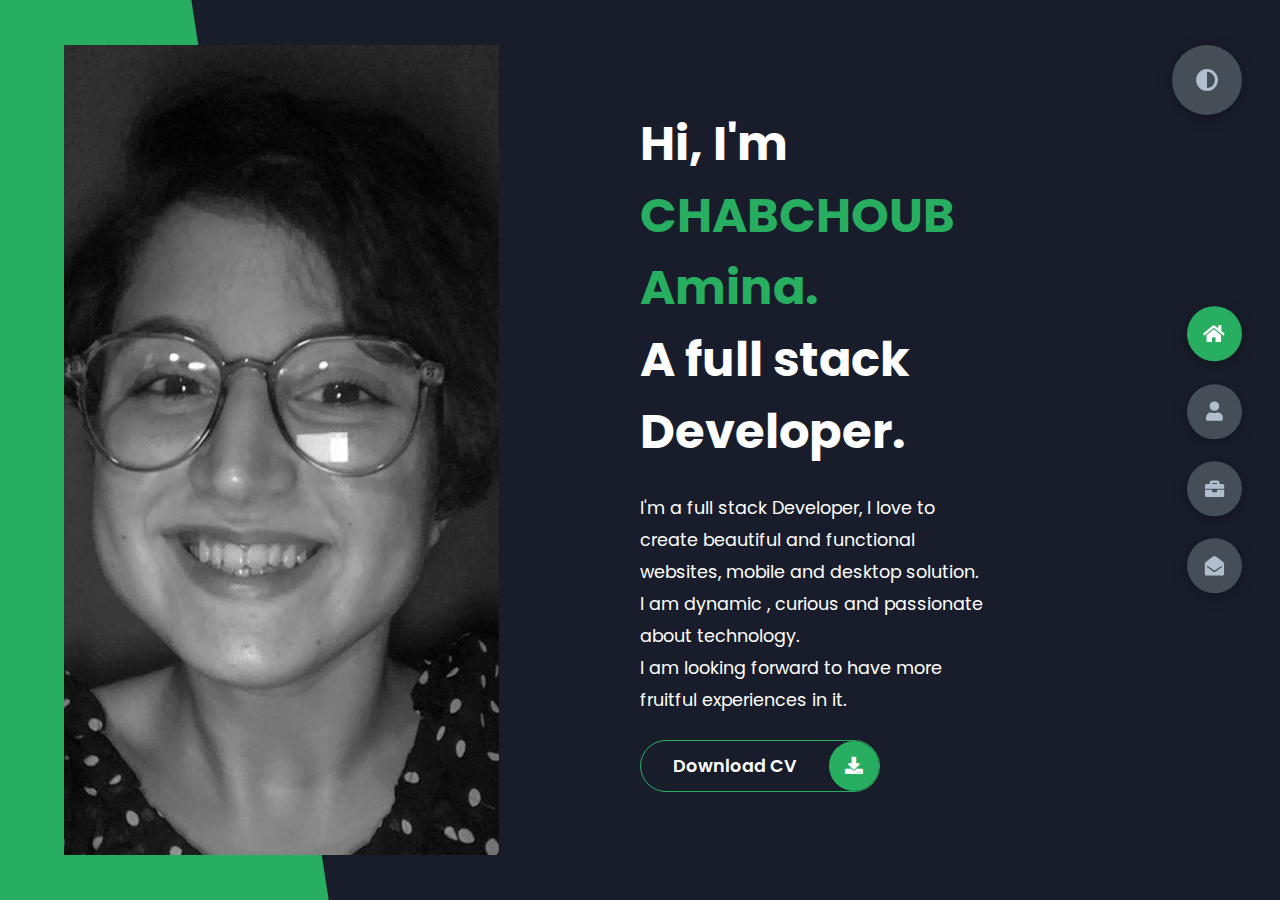
<file: index.html>
<!DOCTYPE html>
<html lang="en">
<head>
    <meta charset="UTF-8">
    <meta http-equiv="X-UA-Compatible" content="IE=edge">
    <meta name="viewport" content="width=device-width, initial-scale=1.0">
    <title>Portfolio</title>
    <link rel="stylesheet" href="styles/styles.css">
    <link rel="preconnect" href="https://fonts.googleapis.com">
    <link rel="preconnect" href="https://fonts.gstatic.com" crossorigin>
    <link rel="stylesheet" href="https://cdnjs.cloudflare.com/ajax/libs/font-awesome/5.15.4/css/all.min.css" integrity="sha512-1ycn6IcaQQ40/MKBW2W4Rhis/DbILU74C1vSrLJxCq57o941Ym01SwNsOMqvEBFlcgUa6xLiPY/NS5R+E6ztJQ==" crossorigin="anonymous" referrerpolicy="no-referrer" />
    <link href="https://fonts.googleapis.com/css2?family=Poppins:wght@400;500;600;700;800&display=swap" rel="stylesheet">
</head>
<body class="main-content">
    <header class="section sec1 header active" id="home">
        <div class="header-content">
            <div class="left-header">
                <div class="h-shape"></div>
                <div class="image">
                    <img src="img/me7.jpg" alt="">
                </div>
            </div>
            <div class="right-header">
                <h1 class="name">
                    Hi, I'm <span>CHABCHOUB Amina.</span> <br>
                    A full stack Developer.
                </h1>
                <p>
                    I'm a full stack Developer, I love to create beautiful and functional websites, mobile and desktop solution. <br>
                    I am dynamic , curious and passionate about technology. <br>
                    I am looking forward to have more fruitful experiences in it.

                </p>
                <div class="btn-con">
                    <a class="main-btn"  href="./pdf/cvaminachabchoub.pdf" download>
                        <span class="btn-text" >Download CV</span>
                        <span class="btn-icon"><i class="fas fa-download"></i></span>
                    </a>
                </div>
            </div>
        </div>
    </header>
    <main>
        <section class="section sec2 about" id="about">
            <div class="main-title">
                <h2>About <span>me</span><span class="bg-text">my stats</span></h2>
            </div>
            <div class="about-container">
                <div class="left-about">
                    <h4>Information About me</h4>
                    <p>
                        Graduate in fundamental license in computer science applied to management Faculty of economics and management of sfax (FSEGS). <br />  
                        Engineering student at The Private Higher School of Engineering and Technology (Esprit),specialized in software engineering. <br>
                        I am a hard-working and serious employee.
                    </p>
                    <div class="btn-con">
                        <a class="main-btn"  href="./pdf/cvaminachabchoub.pdf" download>
                            <span class="btn-text">Download CV</span>
                            <span class="btn-icon"><i class="fas fa-download"></i></span>
                        </a>
                    </div>
                </div>
                <div class="right-about">
                    <div class="about-item">
                        <div class="abt-text">
                            <p class="large-text">10+</p>
                            <p class="small-text">Projects <br /> Completed</p>
                        </div>
                    </div>
                    <div class="about-item">
                        <div class="abt-text">
                            <p class="large-text">1+</p>
                            <p class="small-text">Years of <br /> experience</p>
                        </div>
                    </div>
                    <div class="about-item">
                        <div class="abt-text">
                            <p class="large-text">3+</p>
                            <p class="small-text">Happy <br /> Clients</p>
                        </div>
                    </div>
                    <div class="about-item">
                        <div class="abt-text">
                            <p class="large-text">4+</p>
                            <p class="small-text">Customer <br /> reviews</p>
                        </div>
                    </div>
                </div>
            </div>
            <div class="about-stats">
                <h4 class="stat-title">My Skills</h4>
                <div class="progress-bars">
                    <div class="progress-bar">
                        <p class="prog-title">BOOTSTRAP</p>
                        <div class="progress-con">
                            <p class="prog-text">90%</p>
                            <div class="progress">
                                <span class="BOOTSTRAP"></span>
                            </div>
                        </div>
                    </div>
                    <div class="progress-bar">
                        <p class="prog-title">JAVA</p>
                        <div class="progress-con">
                            <p class="prog-text">80%</p>
                            <div class="progress">
                                <span class="JAVA"></span>
                            </div>
                        </div>
                    </div>
                    <div class="progress-bar">
                        <p class="prog-title">EXPRESS JS</p>
                        <div class="progress-con">
                            <p class="prog-text">70%</p>
                            <div class="progress">
                                <span class="js"></span>
                            </div>
                        </div>
                    </div>
                    <div class="progress-bar">
                        <p class="prog-title">SPRING BOOT</p>
                        <div class="progress-con">
                            <p class="prog-text">75%</p>
                            <div class="progress">
                                <span class="SPRING"></span>
                            </div>
                        </div>
                    </div>
                    <div class="progress-bar">
                        <p class="prog-title">Angular</p>
                        <div class="progress-con">
                            <p class="prog-text">80%</p>
                            <div class="progress">
                                <span class="ANGULAR"></span>
                            </div>
                        </div>
                    </div>
                    <div class="progress-bar">
                        <p class="prog-title">SYMFONY 4</p>
                        <div class="progress-con">
                            <p class="prog-text">75%</p>
                            <div class="progress">
                                <span class="SYMFONY"></span>
                            </div>
                        </div>
                    </div>
                    <div class="progress-bar">
                        <p class="prog-title">FLUTTER</p>
                        <div class="progress-con">
                            <p class="prog-text">85%</p>
                            <div class="progress">
                                <span class="FLUTTER"></span>
                            </div>
                        </div>
                    </div>
                    <div class="progress-bar">
                        <p class="prog-title">SQL</p>
                        <div class="progress-con">
                            <p class="prog-text">90%</p>
                            <div class="progress">
                                <span class="SQL"></span>
                            </div>
                        </div>
                    </div>
                    <div class="progress-bar">
                        <p class="prog-title">NOSQL</p>
                        <div class="progress-con">
                            <p class="prog-text">70%</p>
                            <div class="progress">
                                <span class="NOSQL"></span>
                            </div>
                        </div>
                    </div>
                    <div class="progress-bar">
                        <p class="prog-title">SCRUM</p>
                        <div class="progress-con">
                            <p class="prog-text">70%</p>
                            <div class="progress">
                                <span class="SCRUM"></span>
                            </div>
                        </div>
                    </div>
                </div>
            </div>
            <h4 class="stat-title">My Timeline</h4>
            <div class="timeline">
                <h5 class="stat-titleEducation">Education </h5>
                <h5 class="stat-titleExperience">Expereince </h5>
                <div class="timeline-item">
                    <div class="tl-icon">
                        <i class="fas fa-graduation-cap"></i>
                    </div>
                    <p class="tl-duration">2021 - 2024</p>
                    <h5>Engineer's degree in IT<span> - ESPRIT</span></h5>
                    <p>
                     <strong>The Private Higher School of Engineering and Technology (ESPRIT)</strong> <br>   <br>
                        When Esprit was founded, its main mission was to train engineers "differently". To achieve this, the school adopted from the start a new, dynamic pedagogy putting the student at the center of the learning process.                    </p>
                </div>
                <div class="timeline-item">
                    <div class="tl-icon">
                        <i class="fas fa-briefcase"></i>
                    </div>
                    <p class="tl-duration">02/2021 - 06/2021</p>
                    <h5>End of study internship <br><span> Junior Network</span></h5>
                    <p>
                        End-of-study internship design and implementation of a management system
                        3D experiences (Mobile Application and Administrative Dashboard)                    </p>
                </div>
                <div class="timeline-item">
                    <div class="tl-icon">
                        <i class="fas fa-graduation-cap"></i>
                    </div>
                    <p class="tl-duration">2018 - 2021</p>
                    <h5>Business Computing licence<span> - FSEGS</span></h5>
                    <p>
                        <strong> Faculty of Economics and Management Sfax  </strong> <BR> <br>
                        The degree in Business Computing is aimed at former skills capable of: <br>
                        • The design, production and programming of systems information. <br>
                        • Automation of business management processes. <br>
                        • The control and monitoring of an IT project from the study of needs until its implementation.                    </p>
                </div>
                <div class="timeline-item">
                    <div class="tl-icon">
                        <i class="fas fa-briefcase"></i>
                    </div>
                    <p class="tl-duration">07/2020 - 08/2020</p>
                    <h5>Web development summer internship<span> Youth Hub</span></h5>
                   
                </div>
                <div class="timeline-item">
                    <div class="tl-icon">
                        <i class="fas fa-graduation-cap"></i>
                    </div>
                    <p class="tl-duration">2017 - 2018</p>
                    <h5>Bachelor of Mathematics <br><span> 9 April 1938 Sfax</span></h5>
                    <p> <strong>High school 9 April 1938 Sfax </strong> <br> <br>
                        The Tunisian Baccalaureate, or Examen National du Baccalauréat, is a standardized test that was founded in 1891, a decade after the beginning of the Tunisian War of Independence (1881–1956).                     </p>
                </div>  
                <div class="timeline-item">
                    <div class="tl-icon">
                        <i class="fas fa-briefcase"></i>
                    </div>
                    <p class="tl-duration">07/2019 - 08/2019</p>
                    <h5>Marketing summer internship <br><span> Junior Network </span></h5>
                  
                </div>
            </div>
        </section>
        <section class="section sec3" id="portfolio">
            <div class="main-title">
                <h2>My <span>Portfolio</span><span class="bg-text">My Work</span></h2>
            </div>
            <p class="port-text">
                Here is some of my work that I've done in various programming languages.
            </p>
            <div class="portfolios">
                <div class="portfolio-item">
                    <div class="image">
                        <img src="img/port1.jpg" alt="">
                    </div>
                    <div class="hover-items">
                        <h3>Project Source</h3>
                        <div class="icons">
                            <a href="https://github.com/Amina114/SpringProject" class="icon" target="_blank">
                                <i class="fab fa-github"></i>
                            </a>
                        </div>
                        <br>
                        <h3>Spring Boot</h3>
                    </div>
                </div>
                <div class="portfolio-item">
                    <div class="image">
                        <img src="img/port2.jpg" alt="">
                    </div>
                    <div class="hover-items">
                        <h3>Project Source</h3>
                        <div class="icons">
                            <a href="https://github.com/Amina114/ExpressWithMongoProject" class="icon" target="_blank">
                                <i class="fab fa-github"></i>
                            </a>
                        </div>
                        <br>
                        <h3>Express With Mongoose</h3>
                    </div>
                </div>
                <div class="portfolio-item">
                    <div class="image">
                        <img src="img/port3.jpg" alt="">
                    </div>
                    <div class="hover-items">
                        <h3>Project Source</h3>
                        <div class="icons">
                            <a href="https://github.com/Amina114/SymfonyProject" class="icon" target="_blank">
                                <i class="fab fa-github"></i>
                            </a>
                        </div>
                        <br>
                        <h3>Symfony 4</h3>
                    </div>
                </div>
                <div class="portfolio-item">
                    <div class="image">
                        <img src="img/port4.jpg" alt="">
                    </div>
                    <div class="hover-items">
                        <h3>Project Source</h3>
                        <div class="icons">
                            <a href="https://github.com/Amina114/Angular-Project" class="icon">
                                <i class="fab fa-github"></i>
                            </a>
                        </div>
                            <br>
                            <h3>ANGULAR</h3>
                        
                    </div>
                </div>
        
            </div>
        </section>
        <section class="section sec5 contact" id="contact">
            <div class="contact-container">
                <div class="main-title">
                    <h2>Contact <span>Me</span><span class="bg-text">Contact</span></h2>
                </div>
                <div class="contact-content-con">
                    <div class="left-contact">
                        <h4>Contact me here</h4>
                        <p>
                            I'm Available for freelancing
                        </p>
                        <div class="contact-info">
                            <div class="contact-item">
                                <div class="icon">
                                    <i class="fas fa-map-marker-alt"></i>
                                    <span>Location</span>
                                </div>
                                <p>
                                    : Tunis, Aouina cite
                                </p>
                            </div>
                            <div class="contact-item">
                                <div class="icon">
                                    <i class="fas fa-envelope"></i>
                                    <span>Email</span>
                                </div>
                                <p>
                                    <span>: chabchoubamina2@gmail.com</span>
                                </p>
                            </div>
                            <div class="contact-item">
                                <div class="icon">
                                    <i class="fas fa-phone"></i>
                                    <span>Mobile Number</span>
                                </div>
                                <p>
                                    <span>: +216 28582502</span>
                                </p>
                            </div>
                            <div class="contact-item">
                                <div class="icon">
                                    <i class="fas fa-globe-africa"></i>
                                    <span>Languages</span>
                                </div>
                                <p>
                                    <span>: Arabic, English, French</span>
                                </p>
                            </div>
                        </div>
                        <div class="contact-icons">
                            <div class="contact-icon">
                                <a href="https://www.facebook.com/profile.php?id=100009930904864" target="_blank">
                                    <i class="fab fa-facebook-f"></i>
                                </a>
                                <a href="https://www.linkedin.com/in/amina-chabchoub-9a6800202/" target="_blank">
                                    <i class="fab fa-linkedin-in"></i>
                                </a>
                                <a href="https://github.com/Amina114" target="_blank">
                                    <i class="fab fa-github"></i>
                                </a>
                            </div>
                        </div>
                    </div>
                    <div class="right-contact">
                        <form action="" class="contact-form">
                            <div class="input-control i-c-2">
                                <input type="text" required placeholder="YOUR NAME">
                                <input type="email" required placeholder="YOUR EMAIL">
                            </div>
                            <div class="input-control">
                                <input type="text" required placeholder="ENTER SUBJECT">
                            </div>
                            <div class="input-control">
                                <textarea name="" id="" cols="15" rows="8" placeholder="Message Here..."></textarea>
                            </div>
                            <div class="submit-btn">
                                <a href="#" class="main-btn">
                                    <span class="btn-text">Send</span>
                                    <span class="btn-icon"><i class="fa fa-paper-plane" aria-hidden="true"></i></span>
                                </a>
                            </div>
                        </form>
                    </div>
                </div>
            </div>
        </section>
    </main>

    <div class="controlls">
        <div class="control  control-1 active-btn" data-id="home" >
            <i class="fas fa-home"></i>
        </div>
        <div class="control control-2 " data-id="about">
            <i class="fas fa-user"></i>
        </div>
        <div class="control control-3" data-id="portfolio">
            <i class="fas fa-briefcase"></i>
        </div>
     
        <div class="control control-5" data-id="contact">
            <i class="fas fa-envelope-open"></i>
        </div>
    </div>

    <div class="theme-btn">
        <i class="fas fa-adjust"></i>
    </div>

    <script src="app.js"></script>
</body>
</html>
</file>
<file: styles/styles.css>
* {
  margin: 0;
  padding: 0;
  -webkit-box-sizing: border-box;
          box-sizing: border-box;
  list-style: none;
}

:root {
  --color-primary: #191d2b;
  --color-secondary: #27AE60;
  --color-white: #FFFFFF;
  --color-black: #000;
  --color-grey0: #f8f8f8;
  --color-grey-1: #dbe1e8;
  --color-grey-2: #b2becd;
  --color-grey-3: #6c7983;
  --color-grey-4: #454e56;
  --color-grey-5: #2a2e35;
  --color-grey-6: #12181b;
  --br-sm-2: 14px;
  --box-shadow-1: 0 3px 15px rgba(0,0,0,.3);
}

.light-mode {
  --color-primary: #FFFFFF;
  --color-secondary: #F56692;
  --color-white: #454e56;
  --color-black: #000;
  --color-grey0: #f8f8f8;
  --color-grey-1: #6c7983;
  --color-grey-2: #6c7983;
  --color-grey-3: #6c7983;
  --color-grey-4: #454e56;
  --color-grey-5: #f8f8f8;
  --color-grey-6: #12181b;
}

body {
  background-color: var(--color-primary);
  font-family: 'Poppins', sans-serif;
  font-size: 1.1rem;
  color: var(--color-white);
  -webkit-transition: all .4s ease-in-out;
  transition: all .4s ease-in-out;
}

a {
  display: inline-block;
  text-decoration: none;
  color: inherit;
  font-family: inherit;
}

header {
  min-height: 100vh;
  color: var(--color-white);
  overflow: hidden;
}

section {
  min-height: 100vh;
  width: 100%;
  position: absolute;
  left: 0;
  top: 0;
  padding: 3rem 18rem;
}

.section {
  -webkit-transform: translateY(-100%) scale(0);
          transform: translateY(-100%) scale(0);
  -webkit-transition: all .4s ease-in-out;
  transition: all .4s ease-in-out;
  background-color: var(--color-primary);
}

.sec1 {
  display: none;
  -webkit-transform: translateY(0) scale(1);
          transform: translateY(0) scale(1);
  padding: 0 !important;
}

.sec2 {
  display: none;
  -webkit-transform: translateY(0) scale(1);
          transform: translateY(0) scale(1);
}

.sec3 {
  display: none;
  -webkit-transform: translateY(0) scale(1);
          transform: translateY(0) scale(1);
}

.sec4 {
  display: none;
  -webkit-transform: translateY(0) scale(1);
          transform: translateY(0) scale(1);
}

.sec5 {
  display: none;
  -webkit-transform: translateY(0) scale(1);
          transform: translateY(0) scale(1);
}

.active {
  display: block;
  -webkit-animation: scaleAnim 1s ease-in-out;
          animation: scaleAnim 1s ease-in-out;
}

@-webkit-keyframes scaleAnim {
  0% {
    -webkit-transform: translateY(-100%) scaleY(0);
            transform: translateY(-100%) scaleY(0);
  }
  100% {
    -webkit-transform: translateY(0) scaleY(1);
            transform: translateY(0) scaleY(1);
  }
}

@keyframes scaleAnim {
  0% {
    -webkit-transform: translateY(-100%) scaleY(0);
            transform: translateY(-100%) scaleY(0);
  }
  100% {
    -webkit-transform: translateY(0) scaleY(1);
            transform: translateY(0) scaleY(1);
  }
}

.controlls {
  position: fixed;
  z-index: 10;
  top: 50%;
  right: 3%;
  display: -webkit-box;
  display: -ms-flexbox;
  display: flex;
  -webkit-box-orient: vertical;
  -webkit-box-direction: normal;
      -ms-flex-direction: column;
          flex-direction: column;
  -webkit-box-align: center;
      -ms-flex-align: center;
          align-items: center;
  -webkit-box-pack: center;
      -ms-flex-pack: center;
          justify-content: center;
  -webkit-transform: translateY(-50%);
          transform: translateY(-50%);
}

.controlls .active-btn {
  background-color: var(--color-secondary) !important;
  -webkit-transition: all .4s ease-in-out;
  transition: all .4s ease-in-out;
}

.controlls .active-btn i {
  color: var(--color-white) !important;
}

.controlls .control {
  padding: 1rem;
  cursor: pointer;
  background-color: var(--color-grey-4);
  width: 55px;
  height: 55px;
  border-radius: 50%;
  display: -webkit-box;
  display: -ms-flexbox;
  display: flex;
  -webkit-box-pack: center;
      -ms-flex-pack: center;
          justify-content: center;
  -webkit-box-align: center;
      -ms-flex-align: center;
          align-items: center;
  margin: .7rem 0;
  -webkit-box-shadow: var(--box-shadow-1);
          box-shadow: var(--box-shadow-1);
}

.controlls .control i {
  font-size: 1.2rem;
  color: var(--color-grey-2);
  pointer-events: none;
}

.theme-btn {
  top: 5%;
  right: 3%;
  width: 70px;
  height: 70px;
  border-radius: 50%;
  background-color: var(--color-grey-4);
  cursor: pointer;
  position: fixed;
  display: -webkit-box;
  display: -ms-flexbox;
  display: flex;
  -webkit-box-pack: center;
      -ms-flex-pack: center;
          justify-content: center;
  -webkit-box-align: center;
      -ms-flex-align: center;
          align-items: center;
  -webkit-box-shadow: 0 3px 15px rgba(0, 0, 0, 0.3);
          box-shadow: 0 3px 15px rgba(0, 0, 0, 0.3);
  -webkit-transition: all .1s ease-in-out;
  transition: all .1s ease-in-out;
}

.theme-btn:active {
  -webkit-transform: translateY(-3px);
          transform: translateY(-3px);
}

.theme-btn i {
  font-size: 1.4rem;
  color: var(--color-grey-2);
  pointer-events: none;
}

/*Header-content*/
.header-content {
  display: -ms-grid;
  display: grid;
  -ms-grid-columns: (1fr)[2];
      grid-template-columns: repeat(2, 1fr);
  min-height: 100vh;
}

.header-content .left-header {
  display: -webkit-box;
  display: -ms-flexbox;
  display: flex;
  -webkit-box-align: center;
      -ms-flex-align: center;
          align-items: center;
  position: relative;
}

.header-content .left-header .h-shape {
  -webkit-transition: all .4s ease-in-out;
  transition: all .4s ease-in-out;
  width: 65%;
  height: 100%;
  background-color: var(--color-secondary);
  position: absolute;
  left: 0;
  top: 0;
  z-index: -1;
  -webkit-clip-path: polygon(0 0, 46% 0, 79% 100%, 0% 100%);
          clip-path: polygon(0 0, 46% 0, 79% 100%, 0% 100%);
}

.header-content .left-header .image {
  border-radius: var(--br-sm-2);
  height: 90%;
  width: 68%;
  margin-left: 4rem;
  background-color: var(--color-black);
  -webkit-transition: all .4s ease-in-out;
  transition: all .4s ease-in-out;
}

.header-content .left-header .image img {
  width: 100%;
  height: 100%;
  -o-object-fit: cover;
     object-fit: cover;
  -webkit-transition: all .4s ease-in-out;
  transition: all .4s ease-in-out;
  -webkit-filter: grayscale(100%);
          filter: grayscale(100%);
}

.header-content .left-header .image img:hover {
  -webkit-filter: grayscale(0);
          filter: grayscale(0);
}

.header-content .right-header {
  display: -webkit-box;
  display: -ms-flexbox;
  display: flex;
  -webkit-box-orient: vertical;
  -webkit-box-direction: normal;
      -ms-flex-direction: column;
          flex-direction: column;
  -webkit-box-pack: center;
      -ms-flex-pack: center;
          justify-content: center;
  padding-right: 18rem;
}

.header-content .right-header .name {
  font-size: 3rem;
}

.header-content .right-header .name span {
  color: var(--color-secondary);
}

.header-content .right-header p {
  margin: 1.5rem 0;
  line-height: 2rem;
}

/*About*/
.about-container {
  display: -ms-grid;
  display: grid;
  -ms-grid-columns: (1fr)[2];
      grid-template-columns: repeat(2, 1fr);
  padding-top: 3.5rem;
  padding-bottom: 5rem;
}

.about-container .right-about {
  display: -ms-grid;
  display: grid;
  -ms-grid-columns: (1fr)[2];
      grid-template-columns: repeat(2, 1fr);
  grid-gap: 2rem;
}

.about-container .right-about .about-item {
  border: 1px solid var(--color-grey-5);
  border-radius: 5px;
  -webkit-transition: all .4s ease-in-out;
  transition: all .4s ease-in-out;
  -webkit-box-shadow: 1px 2px 15px rgba(0, 0, 0, 0.1);
          box-shadow: 1px 2px 15px rgba(0, 0, 0, 0.1);
}

.about-container .right-about .about-item:hover {
  cursor: default;
  -webkit-transform: translateY(-5px);
          transform: translateY(-5px);
  border: 1px solid var(--color-secondary);
  -webkit-box-shadow: 1px 4px 15px rgba(0, 0, 0, 0.32);
          box-shadow: 1px 4px 15px rgba(0, 0, 0, 0.32);
}

.about-container .right-about .about-item .abt-text {
  padding: 1.5rem;
  display: -webkit-box;
  display: -ms-flexbox;
  display: flex;
  -webkit-box-orient: vertical;
  -webkit-box-direction: normal;
      -ms-flex-direction: column;
          flex-direction: column;
}

.about-container .right-about .about-item .abt-text .large-text {
  font-size: 3rem;
  font-weight: 700;
  color: var(--color-secondary);
}

.about-container .right-about .about-item .abt-text .small-text {
  padding-left: 3rem;
  position: relative;
  text-transform: uppercase;
  font-size: 1.2rem;
  color: var(--color-grey-1);
  letter-spacing: 2px;
}

.about-container .right-about .about-item .abt-text .small-text::before {
  content: '';
  position: absolute;
  left: 0;
  top: 15px;
  width: 2rem;
  height: 2px;
  background-color: var(--color-grey-5);
}

.about-container .left-about {
  padding-right: 5rem;
}

.about-container .left-about p {
  line-height: 2rem;
  padding: 1rem;
  color: var(--color-grey-1);
}

.about-container .left-about h4 {
  font-size: 2rem;
  text-transform: uppercase;
}

.about-stats {
  padding-bottom: 4rem;
}

.about-stats .progress-bars {
  display: -ms-grid;
  display: grid;
  -ms-grid-columns: (1fr)[2];
      grid-template-columns: repeat(2, 1fr);
  grid-gap: 2rem;
}

.about-stats .progress-bars .progress-bar {
  display: -webkit-box;
  display: -ms-flexbox;
  display: flex;
  -webkit-box-orient: vertical;
  -webkit-box-direction: normal;
      -ms-flex-direction: column;
          flex-direction: column;
}

.about-stats .progress-bars .progress-bar .prog-title {
  text-transform: uppercase;
  font-weight: 500;
}

.about-stats .progress-bars .progress-bar .progress-con {
  display: -webkit-box;
  display: -ms-flexbox;
  display: flex;
  -webkit-box-align: center;
      -ms-flex-align: center;
          align-items: center;
}

.about-stats .progress-bars .progress-bar .progress-con .prog-text {
  color: var(--color-grey-2);
}

.about-stats .progress-bars .progress-bar .progress-con .progress {
  width: 100%;
  height: .45rem;
  background-color: var(--color-grey-4);
  margin-left: 1rem;
  position: relative;
}

.about-stats .progress-bars .progress-bar .progress-con .progress span {
  position: absolute;
  top: 0;
  left: 0;
  height: 100%;
  background-color: var(--color-secondary);
  -webkit-transition: all .4s ease-in-out;
  transition: all .4s ease-in-out;
  width: 60%;
}

.about-stats .progress-bars .progress-bar .progress-con .progress .BOOTSTRAP {
  width: 90%;
}

.about-stats .progress-bars .progress-bar .progress-con .progress .JAVA {
  width: 80%;
}

.about-stats .progress-bars .progress-bar .progress-con .progress .js {
  width: 70%;
}

.about-stats .progress-bars .progress-bar .progress-con .progress .SPRING {
  width: 75%;
}

.about-stats .progress-bars .progress-bar .progress-con .progress .SYMFONY {
  width: 75%;
}
.about-stats .progress-bars .progress-bar .progress-con .progress .ANGULAR {
  width: 80%;
}

.about-stats .progress-bars .progress-bar .progress-con .progress .FLUTTER {
  width: 85%;
}
.about-stats .progress-bars .progress-bar .progress-con .progress .SQL {
  width: 90%;
}
.about-stats .progress-bars .progress-bar .progress-con .progress .NOSQL {
  width: 70%;
}
.about-stats .progress-bars .progress-bar .progress-con .progress .SCRUM {
  width: 70%;
}


.stat-title {
  text-transform: uppercase;
  font-size: 1.4rem;
  text-align: center;
  padding: 3.5rem 0;
  position: relative;
}

.stat-title::before {
  content: '';
  position: absolute;
  left: 50%;
  top: 0;
  width: 40%;
  height: 1px;
  background-color: var(--color-grey-5);
  -webkit-transform: translateX(-50%);
          transform: translateX(-50%);
}

.stat-titleExperience {
  padding: 1rem 0;
  text-transform: uppercase;
  font-size: 1.4rem;
  font-weight: 600;
}
.stat-titleEducation {
  padding: 1rem 0;
  text-transform: uppercase;
  font-size: 1.4rem;
  font-weight: 600;
}



/*Timeline*/
.timeline {
  display: -ms-grid;
  display: grid;
  -ms-grid-columns: (1fr)[2];
      grid-template-columns: repeat(2, 1fr);
  grid-gap: 2rem;
  padding-bottom: 3rem;
}

.timeline .timeline-item {
  position: relative;
  padding-left: 3rem;
  border-left: 1px solid var(--color-grey-5);
}

.timeline .timeline-item .tl-icon {
  position: absolute;
  left: -27px;
  top: 0;
  background-color: var(--color-secondary);
  width: 50px;
  height: 50px;
  border-radius: 50%;
  display: -webkit-box;
  display: -ms-flexbox;
  display: flex;
  -webkit-box-align: center;
      -ms-flex-align: center;
          align-items: center;
  -webkit-box-pack: center;
      -ms-flex-pack: center;
          justify-content: center;
}

.timeline .timeline-item .tl-icon i {
  font-size: 1.3rem;
}

.timeline .timeline-item .tl-duration {
  padding: .2rem .6rem;
  background-color: var(--color-grey-5);
  border-radius: 15px;
  display: inline-block;
  font-size: .8rem;
  text-transform: uppercase;
  font-weight: 500;
}

.timeline .timeline-item h5 {
  padding: 1rem 0;
  text-transform: uppercase;
  font-size: 1.3rem;
  font-weight: 600;
}

.timeline .timeline-item h5 span {
  color: var(--color-grey-2);
  font-weight: 500;
  font-size: 1.2rem;
}

.timeline .timeline-item p {
  color: var(--color-grey-2);
}

.port-text {
  padding: 2rem 0;
  text-align: center;
}

.portfolios {
  display: -ms-grid;
  display: grid;
  -ms-grid-columns: (1fr)[3];
      grid-template-columns: repeat(3, 1fr);
  grid-gap: 2rem;
  margin-top: 3rem;
}

.portfolios .portfolio-item {
  position: relative;
  border-radius: 15px;
}

.portfolios .portfolio-item img {
  width: 100%;
  height: 300px;
  -o-object-fit: cover;
     object-fit: cover;
  border-radius: 15px;
}

.portfolios .portfolio-item .hover-items {
  width: 100%;
  height: 100%;
  background-color: var(--color-secondary);
  position: absolute;
  left: 0;
  top: 0;
  border-radius: 15px;
  display: -webkit-box;
  display: -ms-flexbox;
  display: flex;
  -webkit-box-pack: center;
      -ms-flex-pack: center;
          justify-content: center;
  -webkit-box-align: center;
      -ms-flex-align: center;
          align-items: center;
  -webkit-box-orient: vertical;
  -webkit-box-direction: normal;
      -ms-flex-direction: column;
          flex-direction: column;
  opacity: 0;
  -webkit-transform: scale(0);
          transform: scale(0);
  -webkit-transition: all .4s ease-in-out;
  transition: all .4s ease-in-out;
}

.portfolios .portfolio-item .hover-items h3 {
  font-size: 1.5rem;
  color: var(--color-white);
  margin-bottom: 1.5rem;
}

.portfolios .portfolio-item .hover-items .icons {
  display: -webkit-box;
  display: -ms-flexbox;
  display: flex;
  -webkit-box-pack: center;
      -ms-flex-pack: center;
          justify-content: center;
  -webkit-box-align: center;
      -ms-flex-align: center;
          align-items: center;
}

.portfolios .portfolio-item .hover-items .icons .icon {
  background-color: var(--color-primary);
  border-radius: 50%;
  width: 50px;
  height: 50px;
  display: -webkit-box;
  display: -ms-flexbox;
  display: flex;
  -webkit-box-align: center;
      -ms-flex-align: center;
          align-items: center;
  -webkit-box-pack: center;
      -ms-flex-pack: center;
          justify-content: center;
  margin: 0 1rem;
  cursor: pointer;
  -webkit-transition: all .4s ease-in-out;
  transition: all .4s ease-in-out;
}

.portfolios .portfolio-item .hover-items .icons .icon i {
  font-size: 1.5rem;
  color: var(--color-white);
  margin: 0 1rem;
}

.portfolios .portfolio-item .hover-items .icons .icon:hover {
  background-color: var(--color-white);
}

.portfolios .portfolio-item .hover-items .icons .icon:hover i {
  color: var(--color-primary);
}

.portfolio-item:hover .hover-items {
  opacity: 1;
  -webkit-transform: scale(1);
          transform: scale(1);
}

.blogs {
  display: -ms-grid;
  display: grid;
  -ms-grid-columns: (1fr)[3];
      grid-template-columns: repeat(3, 1fr);
  grid-gap: 2rem;
  margin-top: 3rem;
}

.blogs .blog {
  position: relative;
  background-color: var(--color-grey-5);
  border-radius: 5px;
  -webkit-box-shadow: 1px 1px 20px rgba(0, 0, 0, 0.1);
          box-shadow: 1px 1px 20px rgba(0, 0, 0, 0.1);
  -webkit-transition: all .4s ease-in-out;
  transition: all .4s ease-in-out;
}

.blogs .blog:hover {
  -webkit-box-shadow: 1px 1px 20px rgba(0, 0, 0, 0.3);
          box-shadow: 1px 1px 20px rgba(0, 0, 0, 0.3);
  -webkit-transform: translateY(-5px);
          transform: translateY(-5px);
  -webkit-transition: all .4s ease-in-out;
  transition: all .4s ease-in-out;
}

.blogs .blog:hover img {
  -webkit-filter: grayscale(0);
          filter: grayscale(0);
  -webkit-transform: scale(1.1);
          transform: scale(1.1);
  -webkit-box-shadow: 0px 4px 15px rgba(0, 0, 0, 0.8);
          box-shadow: 0px 4px 15px rgba(0, 0, 0, 0.8);
}

.blogs .blog img {
  width: 100%;
  height: 300px;
  -o-object-fit: cover;
     object-fit: cover;
  border-top-left-radius: 5px;
  border-top-right-radius: 5px;
  -webkit-filter: grayscale(100%);
          filter: grayscale(100%);
  -webkit-transition: all .4s ease-in-out;
  transition: all .4s ease-in-out;
}

.blogs .blog .blog-text {
  margin-top: -7px;
  padding: 1.1rem;
  border-top: 8px solid var(--color-secondary);
}

.blogs .blog .blog-text h4 {
  font-size: 1.5rem;
  margin-bottom: .7rem;
  -webkit-transition: all .4s ease-in-out;
  transition: all .4s ease-in-out;
  cursor: pointer;
}

.blogs .blog .blog-text h4:hover {
  color: var(--color-secondary);
}

.blogs .blog .blog-text p {
  color: var(--color-grey-2);
  line-height: 2rem;
  padding-bottom: 1rem;
}

.contact-content-con {
  display: -webkit-box;
  display: -ms-flexbox;
  display: flex;
  padding-top: 3.5rem;
}

.contact-content-con .left-contact {
  -webkit-box-flex: 2;
      -ms-flex: 2;
          flex: 2;
}

.contact-content-con .left-contact h4 {
  margin-top: 1rem;
  font-size: 2rem;
  text-transform: uppercase;
}

.contact-content-con .left-contact p {
  margin: 1rem 0;
  line-height: 2rem;
}

.contact-content-con .left-contact .contact-info .contact-item {
  display: -webkit-box;
  display: -ms-flexbox;
  display: flex;
  -webkit-box-align: center;
      -ms-flex-align: center;
          align-items: center;
  -webkit-box-pack: justify;
      -ms-flex-pack: justify;
          justify-content: space-between;
}

.contact-content-con .left-contact .contact-info .contact-item p {
  margin: .3rem 0 !important;
  padding: 0 !important;
}

.contact-content-con .left-contact .contact-info .contact-item .icon {
  display: -ms-grid;
  display: grid;
  -ms-grid-columns: 40px 1fr;
      grid-template-columns: 40px 1fr;
}

.contact-content-con .left-contact .contact-info .contact-item .icon i {
  display: -webkit-box;
  display: -ms-flexbox;
  display: flex;
  -webkit-box-align: center;
      -ms-flex-align: center;
          align-items: center;
  font-size: 1.3rem;
}

.contact-content-con .left-contact .contact-icon {
  display: -webkit-box;
  display: -ms-flexbox;
  display: flex;
  margin-top: 2rem;
}

.contact-content-con .left-contact .contact-icon a {
  display: -webkit-box;
  display: -ms-flexbox;
  display: flex;
  -webkit-box-align: center;
      -ms-flex-align: center;
          align-items: center;
  color: var(--color-white);
  background-color: var(--color-grey-5);
  cursor: pointer;
  -webkit-box-pack: center;
      -ms-flex-pack: center;
          justify-content: center;
  width: 50px;
  height: 50px;
  border-radius: 50%;
  margin: 0 .4rem;
  -webkit-transition: all .4s ease-in-out;
  transition: all .4s ease-in-out;
}

.contact-content-con .left-contact .contact-icon a:hover {
  background-color: var(--color-secondary);
}

.contact-content-con .left-contact .contact-icon a:hover i {
  color: var(--color-primary);
}

.contact-content-con .left-contact .contact-icon a i {
  display: -webkit-box;
  display: -ms-flexbox;
  display: flex;
  -webkit-box-align: center;
      -ms-flex-align: center;
          align-items: center;
  -webkit-box-pack: center;
      -ms-flex-pack: center;
          justify-content: center;
  font-size: 1.3rem;
}

.contact-content-con .right-contact {
  -webkit-box-flex: 3;
      -ms-flex: 3;
          flex: 3;
  margin-left: 3rem;
}

.contact-content-con .right-contact .input-control {
  margin: 1.5rem 0;
}

.contact-content-con .right-contact .input-control input, .contact-content-con .right-contact .input-control textarea {
  border-radius: 30px;
  font-weight: inherit;
  font-size: inherit;
  font-family: inherit;
  padding: .8rem 1.1rem;
  outline: none;
  border: none;
  background-color: var(--color-grey-5);
  width: 100%;
  color: var(--color-white);
  resize: none;
}

.contact-content-con .right-contact .i-c-2 {
  display: -webkit-box;
  display: -ms-flexbox;
  display: flex;
}

.contact-content-con .right-contact .i-c-2 :last-child {
  margin-left: 1.5rem;
}

.contact-content-con .right-contact .submit-btn {
  display: -webkit-box;
  display: -ms-flexbox;
  display: flex;
  -webkit-box-pack: start;
      -ms-flex-pack: start;
          justify-content: flex-start;
}

/*Independed components*/
.btn-con {
  display: -webkit-box;
  display: -ms-flexbox;
  display: flex;
  -ms-flex-item-align: start;
      align-self: flex-start;
}

.main-btn {
  border-radius: 30px;
  color: inherit;
  font-weight: 600;
  position: relative;
  border: 1px solid var(--color-secondary);
  display: -webkit-box;
  display: -ms-flexbox;
  display: flex;
  -ms-flex-item-align: start;
      align-self: flex-start;
  display: flex;
  -webkit-box-align: center;
      -ms-flex-align: center;
          align-items: center;
  overflow: hidden;
}

.main-btn .btn-text {
  padding: 0 2rem;
}

.main-btn .btn-icon {
  background-color: var(--color-secondary);
  display: -webkit-box;
  display: -ms-flexbox;
  display: flex;
  -webkit-box-align: center;
      -ms-flex-align: center;
          align-items: center;
  -webkit-box-pack: center;
      -ms-flex-pack: center;
          justify-content: center;
  border-radius: 50%;
  padding: 1rem;
}

.main-btn::before {
  content: '';
  position: absolute;
  top: 0;
  right: 0;
  -webkit-transform: translateX(100%);
          transform: translateX(100%);
  -webkit-transition: all .4s ease-out;
  transition: all .4s ease-out;
  z-index: -1;
}

.main-btn:hover {
  -webkit-transition: all .4s ease-out;
  transition: all .4s ease-out;
}

.main-btn:hover::before {
  width: 100%;
  height: 100%;
  background-color: var(--color-secondary);
  -webkit-transform: translateX(0);
          transform: translateX(0);
  -webkit-transition: all .4s ease-out;
  transition: all .4s ease-out;
}

.main-title {
  text-align: center;
}

.main-title h2 {
  position: relative;
  text-transform: uppercase;
  font-size: 4rem;
  font-weight: 700;
}

.main-title h2 span {
  color: var(--color-secondary);
}

.main-title h2 .bg-text {
  position: absolute;
  top: 50%;
  left: 50%;
  color: var(--color-grey-5);
  -webkit-transition: all .4s ease-in-out;
  transition: all .4s ease-in-out;
  z-index: -1;
  -webkit-transform: translate(-50%, -50%);
          transform: translate(-50%, -50%);
  font-weight: 800;
  font-size: 6.3rem;
}

.about-container .left-about p {
  padding-left: 0;
}

@media screen and (max-width: 600px) {
  header {
    padding: 0 !important;
  }
  .theme-btn {
    width: 50px;
    height: 50px;
  }
  .header-content {
    -ms-grid-columns: (1fr)[1];
        grid-template-columns: repeat(1, 1fr);
    padding-bottom: 6rem;
  }
  .left-header .h-shape {
    display: none;
  }
  .right-header {
    -ms-grid-row: 1;
    grid-row: 1;
    padding-right: 0rem !important;
    width: 90%;
    margin: 0 auto;
  }
  .right-header .name {
    font-size: 2.5rem !important;
    text-align: center;
    padding-top: 3rem;
  }
  .header-content .left-header .image {
    margin: 0 auto;
    width: 90%;
  }
  .controlls {
    top: auto;
    bottom: 0;
    -webkit-box-orient: horizontal;
    -webkit-box-direction: normal;
        -ms-flex-direction: row;
            flex-direction: row;
    -webkit-box-pack: center;
        -ms-flex-pack: center;
            justify-content: center;
    left: 50%;
    -webkit-transform: translateX(-50%);
            transform: translateX(-50%);
    width: 100%;
    background-color: var(--color-grey-5);
  }
  .controlls .control {
    margin: 1rem .3rem;
  }
  .about-container {
    -ms-grid-columns: (1fr)[1];
        grid-template-columns: repeat(1, 1fr);
  }
  .about-container .right-about {
    -ms-grid-columns: (1fr)[1];
        grid-template-columns: repeat(1, 1fr);
    padding-top: 2.5rem;
  }
  .about-container .left-about {
    padding-right: 0;
  }
  .about-container .left-about p {
    padding-left: 0;
  }
  .timeline {
    -ms-grid-columns: (1fr)[1];
        grid-template-columns: repeat(1, 1fr);
    padding-bottom: 6rem;
  }
  .section {
    padding: 2rem 2.5rem !important;
  }
  .about-stats .progress-bars {
    -ms-grid-columns: (1fr)[1];
        grid-template-columns: repeat(1, 1fr);
  }
  .portfolios {
    -ms-grid-columns: (1fr)[1];
        grid-template-columns: repeat(1, 1fr);
    padding-bottom: 6rem;
    margin-top: 1rem;
  }
  .blogs {
    -ms-grid-columns: (1fr)[1];
        grid-template-columns: repeat(1, 1fr);
    padding-bottom: 6rem;
  }
  .contact-content-con {
    -webkit-box-orient: vertical;
    -webkit-box-direction: normal;
        -ms-flex-direction: column;
            flex-direction: column;
  }
  .contact-content-con .right-contact {
    margin-left: 0;
    margin-top: 2.5rem;
  }
  .contact-content-con .right-contact .i-c-2 {
    -webkit-box-orient: vertical;
    -webkit-box-direction: normal;
        -ms-flex-direction: column;
            flex-direction: column;
  }
  .contact-content-con .right-contact .i-c-2 :last-child {
    margin-left: 0;
    margin-top: 1.5rem;
  }
  .contact-content-con .right-contact {
    margin-bottom: 6rem;
  }
  .contact-item {
    -webkit-box-orient: vertical;
    -webkit-box-direction: normal;
        -ms-flex-direction: column;
            flex-direction: column;
    margin: 1rem 0;
  }
  .contact-item p {
    font-size: 15px;
    color: var(--color-grey-2);
  }
  .contact-item span {
    font-size: 15px;
  }
  .contact-item .icon {
    -ms-grid-columns: 25px 1fr;
        grid-template-columns: 25px 1fr;
  }
  .main-title h2 {
    font-size: 2rem;
  }
  .main-title h2 span {
    font-size: 2.3rem;
  }
  .main-title h2 .bg-text {
    font-size: 2.3rem;
  }
}

@media screen and (max-width: 1432px) {
  .section {
    padding: 7rem 11rem;
  }
  .contact-content-con {
    -webkit-box-orient: vertical;
    -webkit-box-direction: normal;
        -ms-flex-direction: column;
            flex-direction: column;
  }
  .contact-content-con .right-contact {
    margin-left: 0;
    margin-top: 2.5rem;
  }
  .contact-content-con .right-contact .i-c-2 {
    -webkit-box-orient: vertical;
    -webkit-box-direction: normal;
        -ms-flex-direction: column;
            flex-direction: column;
  }
  .contact-content-con .right-contact .i-c-2 :last-child {
    margin-left: 0;
    margin-top: 1.5rem;
  }
  .contact-content-con .right-contact {
    margin-bottom: 6rem;
  }
  .main-title h2 .bg-text {
    font-size: 5.5rem;
  }
}

@media screen and (max-width: 1250px) {
  .blogs {
    -ms-grid-columns: (1fr)[2];
        grid-template-columns: repeat(2, 1fr);
    margin-top: 6rem;
  }
  .portfolios {
    -ms-grid-columns: (1fr)[2];
        grid-template-columns: repeat(2, 1fr);
  }
  .header-content .right-header {
    padding-right: 9rem;
  }
}

@media screen and (max-width: 660px) {
  .blogs {
    -ms-grid-columns: (1fr)[1];
        grid-template-columns: repeat(1, 1fr);
  }
  .portfolios {
    -ms-grid-columns: (1fr)[1];
        grid-template-columns: repeat(1, 1fr);
  }
}

@media screen and (max-width: 1070px) {
  .about-container {
    -ms-grid-columns: (1fr)[1];
        grid-template-columns: repeat(1, 1fr);
  }
  .about-container .right-about {
    padding-top: 2.5rem;
  }
  .main-title h2 {
    font-size: 4rem;
  }
  .main-title h2 span {
    font-size: 4rem;
  }
  .main-title h2 .bg-text {
    font-size: 4.5rem;
  }
}

@media screen and (max-width: 970px) {
  .section {
    padding: 7rem 6rem;
  }
  .about-container .left-about {
    padding-right: 0rem;
  }
  .header-content {
    -ms-grid-columns: (1fr)[1];
        grid-template-columns: repeat(1, 1fr);
    padding-bottom: 6rem;
  }
  .left-header .h-shape {
    display: none;
  }
  .left-header .image {
    width: 90% !important;
    margin: 0 auto !important;
  }
  .right-header {
    -ms-grid-row: 1;
    grid-row: 1;
    padding-right: 0rem !important;
    width: 90%;
    margin: 0 auto;
  }
  .right-header .name {
    font-size: 2.5rem !important;
    text-align: center;
    padding-top: 3rem;
  }
}

@media screen and (max-width: 700px) {
  .section {
    padding: 7rem 3rem;
  }
  .about-stats .progress-bars {
    -ms-grid-columns: (1fr)[1];
        grid-template-columns: repeat(1, 1fr);
  }
  .about-container .right-about {
    -ms-grid-columns: (1fr)[1];
        grid-template-columns: repeat(1, 1fr);
  }
  .timeline {
    -ms-grid-columns: (1fr)[1];
        grid-template-columns: repeat(1, 1fr);
  }
  .main-title h2 {
    font-size: 3rem;
  }
  .main-title h2 span {
    font-size: 3rem;
  }
  .main-title h2 .bg-text {
    font-size: 4rem;
  }
}
/*# sourceMappingURL=styles.css.map */
</file>
